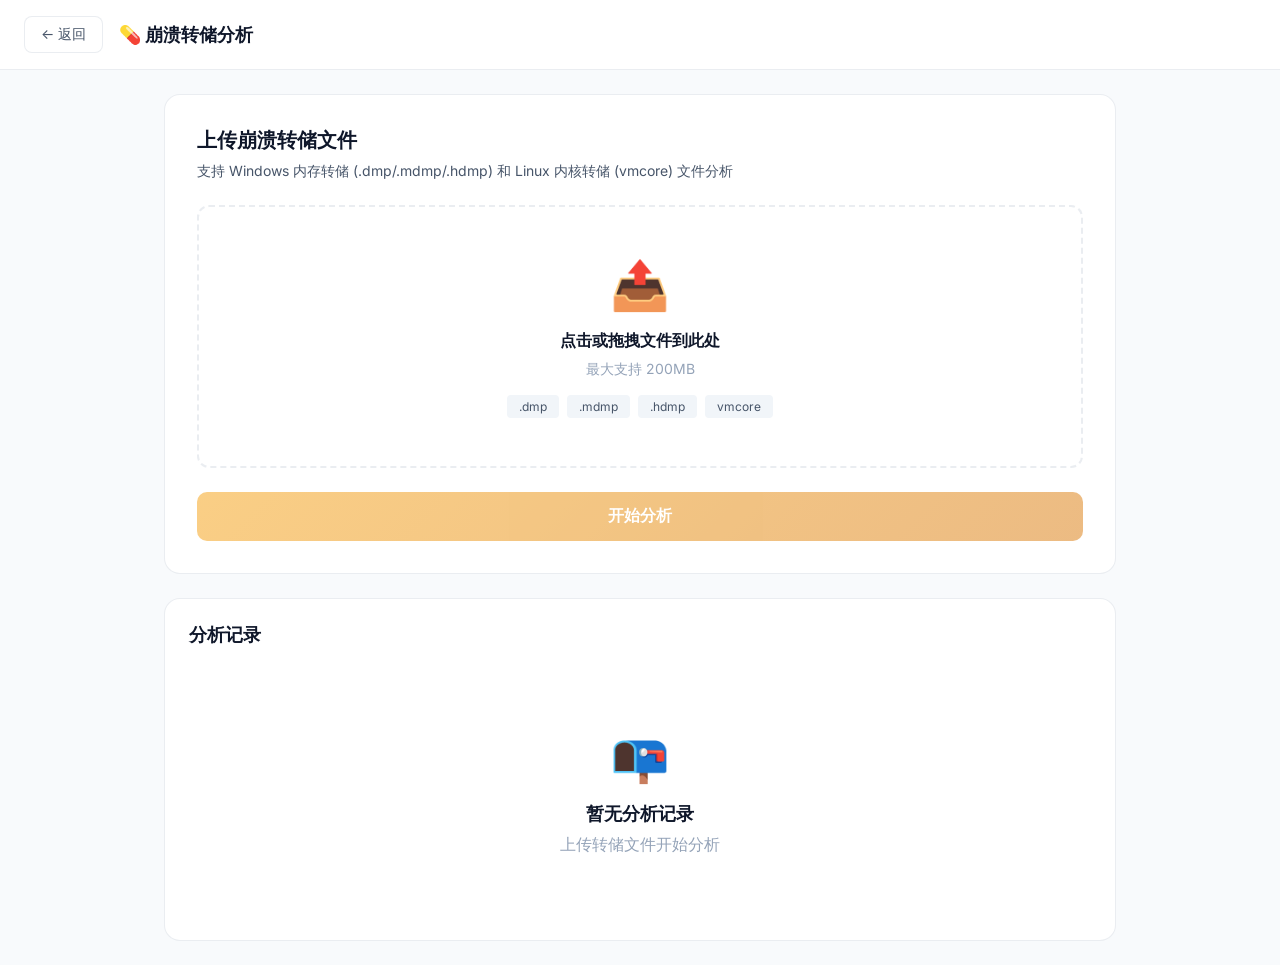
<file: cmd/server/templates/crash_dump.html>
<!DOCTYPE html>
<html lang="zh-CN">
<head>
    <meta charset="UTF-8">
    <meta name="viewport" content="width=device-width, initial-scale=1.0">
    <link rel="icon" type="image/svg+xml" href="/favicon.svg">
    <title>崩溃转储分析 - SkillHub</title>
    <link href="https://fonts.googleapis.com/css2?family=Inter:wght@400;500;600;700&display=swap" rel="stylesheet">
    <style>
        :root {
            --brand-1: #f59e0b;
            --brand-2: #d97706;
            --text-main: #0f172a;
            --text-secondary: #475569;
            --text-muted: #94a3b8;
            --border-soft: rgba(148, 163, 184, 0.2);
            --gradient-1: linear-gradient(135deg, #f59e0b 0%, #d97706 100%);
            --success: #10b981;
            --warning: #f59e0b;
            --error: #ef4444;
        }

        * { margin: 0; padding: 0; box-sizing: border-box; }

        body {
            font-family: 'Inter', -apple-system, BlinkMacSystemFont, 'Segoe UI', Roboto, sans-serif;
            background: #f8fafc;
            min-height: 100vh;
            color: var(--text-main);
        }

        .header {
            background: white;
            border-bottom: 1px solid var(--border-soft);
            padding: 16px 24px;
            display: flex;
            align-items: center;
            gap: 16px;
            position: sticky;
            top: 0;
            z-index: 100;
        }

        .btn-back {
            display: flex;
            align-items: center;
            gap: 8px;
            padding: 8px 16px;
            background: white;
            border: 1px solid var(--border-soft);
            border-radius: 8px;
            font-size: 14px;
            color: var(--text-secondary);
            text-decoration: none;
            transition: all 0.2s ease;
        }

        .btn-back:hover {
            border-color: var(--brand-1);
            color: var(--brand-1);
        }

        .header-title {
            font-size: 18px;
            font-weight: 600;
            flex: 1;
        }

        .container {
            max-width: 1000px;
            margin: 0 auto;
            padding: 24px;
        }

        /* 上传区域 */
        .upload-section {
            background: white;
            border-radius: 16px;
            padding: 32px;
            border: 1px solid var(--border-soft);
            margin-bottom: 24px;
        }

        .upload-section h2 {
            font-size: 20px;
            margin-bottom: 8px;
        }

        .upload-section p {
            color: var(--text-secondary);
            font-size: 14px;
            margin-bottom: 24px;
        }

        .upload-area {
            border: 2px dashed var(--border-soft);
            border-radius: 12px;
            padding: 48px;
            text-align: center;
            cursor: pointer;
            transition: all 0.2s ease;
        }

        .upload-area:hover, .upload-area.dragover {
            border-color: var(--brand-1);
            background: rgba(245, 158, 11, 0.02);
        }

        .upload-icon { font-size: 48px; margin-bottom: 16px; }
        .upload-title { font-size: 16px; font-weight: 600; margin-bottom: 8px; }
        .upload-desc { font-size: 14px; color: var(--text-muted); margin-bottom: 16px; }

        .upload-formats {
            display: flex;
            gap: 8px;
            justify-content: center;
            flex-wrap: wrap;
        }

        .format-badge {
            padding: 4px 12px;
            background: #f1f5f9;
            border-radius: 4px;
            font-size: 12px;
            color: var(--text-secondary);
        }

        .file-info {
            display: flex;
            align-items: center;
            gap: 12px;
            padding: 16px;
            background: #f8fafc;
            border-radius: 10px;
            margin-top: 20px;
            border: 1px solid var(--border-soft);
        }

        .file-icon { font-size: 32px; }
        .file-details { flex: 1; }
        .file-name { font-size: 15px; font-weight: 600; }
        .file-size { font-size: 13px; color: var(--text-muted); margin-top: 2px; }

        .file-remove {
            padding: 6px 12px;
            background: #fee2e2;
            color: #dc2626;
            border: none;
            border-radius: 6px;
            cursor: pointer;
            font-size: 13px;
        }

        .btn-analyze {
            width: 100%;
            padding: 14px 24px;
            background: var(--gradient-1);
            color: white;
            border: none;
            border-radius: 10px;
            font-size: 16px;
            font-weight: 600;
            cursor: pointer;
            transition: all 0.2s ease;
            margin-top: 24px;
        }

        .btn-analyze:hover:not(:disabled) {
            transform: translateY(-2px);
            box-shadow: 0 6px 20px rgba(245, 158, 11, 0.3);
        }

        .btn-analyze:disabled {
            opacity: 0.5;
            cursor: not-allowed;
            transform: none;
        }

        /* 任务列表 */
        .tasks-section {
            background: white;
            border-radius: 16px;
            padding: 24px;
            border: 1px solid var(--border-soft);
        }

        .tasks-header {
            display: flex;
            justify-content: space-between;
            align-items: center;
            margin-bottom: 20px;
        }

        .tasks-header h2 { font-size: 18px; }

        .task-list { display: flex; flex-direction: column; gap: 12px; }

        .task-card {
            display: flex;
            align-items: center;
            gap: 16px;
            padding: 16px;
            background: #f8fafc;
            border-radius: 12px;
            border: 1px solid var(--border-soft);
            cursor: pointer;
            transition: all 0.2s ease;
        }

        .task-card:hover {
            border-color: var(--brand-1);
            box-shadow: 0 2px 8px rgba(0, 0, 0, 0.05);
        }

        .task-icon {
            width: 48px;
            height: 48px;
            border-radius: 12px;
            display: flex;
            align-items: center;
            justify-content: center;
            font-size: 24px;
        }

        .task-icon.dmp { background: linear-gradient(135deg, #f59e0b 0%, #d97706 100%); }
        .task-icon.vmcore { background: linear-gradient(135deg, #10b981 0%, #059669 100%); }

        .task-info { flex: 1; }
        .task-name { font-size: 15px; font-weight: 600; margin-bottom: 4px; }
        .task-meta { display: flex; gap: 16px; font-size: 13px; color: var(--text-muted); }

        .task-status { display: flex; flex-direction: column; align-items: flex-end; gap: 6px; }

        .status-badge {
            padding: 5px 14px;
            border-radius: 20px;
            font-size: 12px;
            font-weight: 500;
        }

        .status-badge.pending { background: #fef3c7; color: #92400e; }
        .status-badge.running { background: #dbeafe; color: #1e40af; }
        .status-badge.completed { background: #d1fae5; color: #065f46; }
        .status-badge.failed { background: #fee2e2; color: #991b1b; }

        .progress-bar {
            width: 100px;
            height: 6px;
            background: #e2e8f0;
            border-radius: 3px;
            overflow: hidden;
        }

        .progress-fill {
            height: 100%;
            background: var(--gradient-1);
            transition: width 0.3s ease;
        }

        .btn-download {
            padding: 6px 14px;
            background: var(--gradient-1);
            color: white;
            border: none;
            border-radius: 6px;
            font-size: 13px;
            cursor: pointer;
        }

        .empty-state {
            text-align: center;
            padding: 60px 20px;
            color: var(--text-muted);
        }

        .empty-icon { font-size: 48px; margin-bottom: 16px; }
        .empty-title { font-size: 18px; font-weight: 600; color: var(--text-main); margin-bottom: 8px; }

        .hidden { display: none !important; }

        .toast {
            position: fixed;
            bottom: 100px;
            left: 50%;
            transform: translateX(-50%) translateY(100px);
            background: rgba(15, 23, 42, 0.9);
            color: white;
            padding: 12px 24px;
            border-radius: 10px;
            font-size: 14px;
            z-index: 1001;
            opacity: 0;
            transition: all 0.3s ease;
        }

        .toast.show {
            transform: translateX(-50%) translateY(0);
            opacity: 1;
        }
    </style>
</head>
<body>
    <header class="header">
        <a href="/agent" class="btn-back">← 返回</a>
        <h1 class="header-title">💊 崩溃转储分析</h1>
    </header>

    <main class="container">
        <!-- 上传区域 -->
        <section class="upload-section">
            <h2>上传崩溃转储文件</h2>
            <p>支持 Windows 内存转储 (.dmp/.mdmp/.hdmp) 和 Linux 内核转储 (vmcore) 文件分析</p>

            <div class="upload-area" id="dropZone" onclick="document.getElementById('fileInput').click()">
                <div class="upload-icon">📤</div>
                <div class="upload-title">点击或拖拽文件到此处</div>
                <div class="upload-desc">最大支持 200MB</div>
                <div class="upload-formats">
                    <span class="format-badge">.dmp</span>
                    <span class="format-badge">.mdmp</span>
                    <span class="format-badge">.hdmp</span>
                    <span class="format-badge">vmcore</span>
                </div>
            </div>

            <input type="file" id="fileInput" class="hidden">

            <div id="fileInfo" class="file-info hidden">
                <span class="file-icon">📄</span>
                <div class="file-details">
                    <div class="file-name" id="fileName"></div>
                    <div class="file-size" id="fileSize"></div>
                </div>
                <button class="file-remove" onclick="clearFile()">移除</button>
            </div>

            <button class="btn-analyze" id="analyzeBtn" onclick="startAnalysis()" disabled>
                开始分析
            </button>
        </section>

        <!-- 任务列表 -->
        <section class="tasks-section">
            <div class="tasks-header">
                <h2>分析记录</h2>
            </div>
            <div class="task-list" id="taskList">
                <div class="empty-state">
                    <div class="empty-icon">📭</div>
                    <div class="empty-title">暂无分析记录</div>
                    <p>上传转储文件开始分析</p>
                </div>
            </div>
        </section>
    </main>

    <div class="toast" id="toast"></div>

    <script>
        const state = {
            userID: 'default',
            selectedFile: null,
            tasks: []
        };

        document.addEventListener('DOMContentLoaded', () => {
            setupUpload();
            loadTasks();
        });

        function setupUpload() {
            const dropZone = document.getElementById('dropZone');
            const fileInput = document.getElementById('fileInput');

            dropZone.addEventListener('dragover', (e) => {
                e.preventDefault();
                dropZone.classList.add('dragover');
            });

            dropZone.addEventListener('dragleave', () => {
                dropZone.classList.remove('dragover');
            });

            dropZone.addEventListener('drop', (e) => {
                e.preventDefault();
                dropZone.classList.remove('dragover');
                if (e.dataTransfer.files.length > 0) {
                    handleFile(e.dataTransfer.files[0]);
                }
            });

            fileInput.addEventListener('change', (e) => {
                if (e.target.files.length > 0) {
                    handleFile(e.target.files[0]);
                }
            });
        }

        function handleFile(file) {
            state.selectedFile = file;
            document.getElementById('fileName').textContent = file.name;
            document.getElementById('fileSize').textContent = formatSize(file.size);
            document.getElementById('fileInfo').classList.remove('hidden');
            document.getElementById('analyzeBtn').disabled = false;
        }

        function clearFile() {
            state.selectedFile = null;
            document.getElementById('fileInput').value = '';
            document.getElementById('fileInfo').classList.add('hidden');
            document.getElementById('analyzeBtn').disabled = true;
        }

        async function startAnalysis() {
            if (!state.selectedFile) return;

            showToast('功能开发中，敬请期待');

            // TODO: 实现上传和分析逻辑
            // const formData = new FormData();
            // formData.append('file', state.selectedFile);
            // const response = await fetch('/api/crash-dump/upload', {
            //     method: 'POST',
            //     headers: { 'X-User-ID': state.userID },
            //     body: formData
            // });
        }

        async function loadTasks() {
            // TODO: 实现任务列表加载
            // const response = await fetch('/api/crash-dump/tasks', {
            //     headers: { 'X-User-ID': state.userID }
            // });
        }

        function renderTasks() {
            const container = document.getElementById('taskList');

            if (state.tasks.length === 0) {
                container.innerHTML = `
                    <div class="empty-state">
                        <div class="empty-icon">📭</div>
                        <div class="empty-title">暂无分析记录</div>
                        <p>上传转储文件开始分析</p>
                    </div>
                `;
                return;
            }

            container.innerHTML = state.tasks.map(task => `
                <div class="task-card">
                    <div class="task-icon ${getFileTypeClass(task.file_name)}">
                        ${getFileIcon(task.file_name)}
                    </div>
                    <div class="task-info">
                        <div class="task-name">${escapeHtml(task.file_name)}</div>
                        <div class="task-meta">
                            <span>${formatSize(task.file_size)}</span>
                            <span>${formatDate(task.created_at)}</span>
                        </div>
                    </div>
                    <div class="task-status">
                        <span class="status-badge ${task.status}">${getStatusText(task.status)}</span>
                        ${task.status === 'running' ? `
                            <div class="progress-bar">
                                <div class="progress-fill" style="width: ${task.progress || 0}%"></div>
                            </div>
                        ` : ''}
                        ${task.status === 'completed' ? `
                            <button class="btn-download" onclick="downloadReport(${task.id})">下载报告</button>
                        ` : ''}
                    </div>
                </div>
            `).join('');
        }

        function downloadReport(taskId) {
            showToast('功能开发中，敬请期待');
            // TODO: 实现报告下载
            // fetch(`/api/crash-dump/${taskId}/download`, { headers: { 'X-User-ID': state.userID } })
        }

        function showToast(message) {
            const toast = document.getElementById('toast');
            toast.textContent = message;
            toast.classList.add('show');
            setTimeout(() => toast.classList.remove('show'), 3000);
        }

        function formatSize(bytes) {
            if (bytes < 1024) return bytes + ' B';
            if (bytes < 1024 * 1024) return (bytes / 1024).toFixed(1) + ' KB';
            if (bytes < 1024 * 1024 * 1024) return (bytes / (1024 * 1024)).toFixed(1) + ' MB';
            return (bytes / (1024 * 1024 * 1024)).toFixed(1) + ' GB';
        }

        function formatDate(dateStr) {
            const date = new Date(dateStr);
            return date.toLocaleDateString('zh-CN') + ' ' + date.toLocaleTimeString('zh-CN', { hour: '2-digit', minute: '2-digit' });
        }

        function getStatusText(status) {
            return { 'pending': '等待中', 'running': '分析中', 'completed': '已完成', 'failed': '失败' }[status] || status;
        }

        function getFileTypeClass(fileName) {
            if (!fileName) return 'dmp';
            const lower = fileName.toLowerCase();
            if (lower.includes('vmcore')) return 'vmcore';
            return 'dmp';
        }

        function getFileIcon(fileName) {
            if (!fileName) return '📄';
            const lower = fileName.toLowerCase();
            if (lower.includes('vmcore')) return '🐧';
            return '🪟';
        }

        function escapeHtml(text) {
            const div = document.createElement('div');
            div.textContent = text;
            return div.innerHTML;
        }
    </script>
</body>
</html>
</file>
